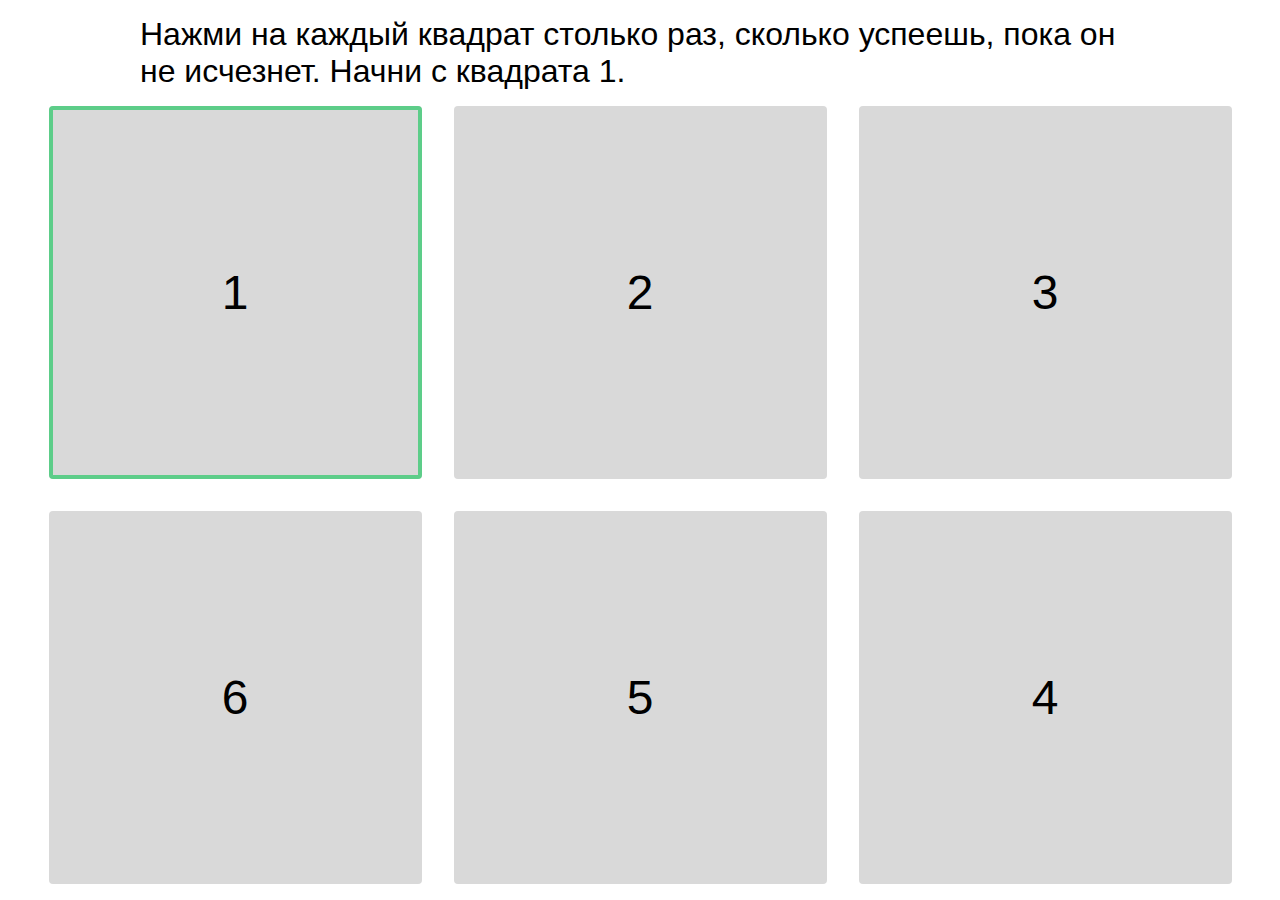
<file: index.html>
<!DOCTYPE html>
<html lang="ru">
  <head>
    <meta charset="UTF-8" />
    <meta name="viewport" content="width=device-width, initial-scale=1.0" />
    <title>RNF Test</title>
    <link rel="stylesheet" href="css/global.css" />
    <link rel="stylesheet" href="css/index.css" />
    <script src="js/squares.js" defer></script>
  </head>
  <body>
    <nav>
      <!-- TODO засекание времени старта и окончания нажатия на бабочку -->
      <p>
        Нажми на каждый квадрат столько раз, сколько успеешь, пока он не
        исчезнет. Начни с квадрата 1.
      </p>
    </nav>
    <div id="wrapper">
      <div class="row">
        <div class="square active" id="1" onclick="countClick(this)">1</div>
        <div class="square" id="2" onclick="countClick(this)">2</div>
        <div class="square" id="3" onclick="countClick(this)">3</div>
      </div>
      <div class="row">
        <div class="square" id="4" onclick="countClick(this)">4</div>
        <div class="square" id="5" onclick="countClick(this)">5</div>
        <div class="square" id="6" onclick="countClick(this)">6</div>
      </div>
    </div>
  </body>
</html>
</file>
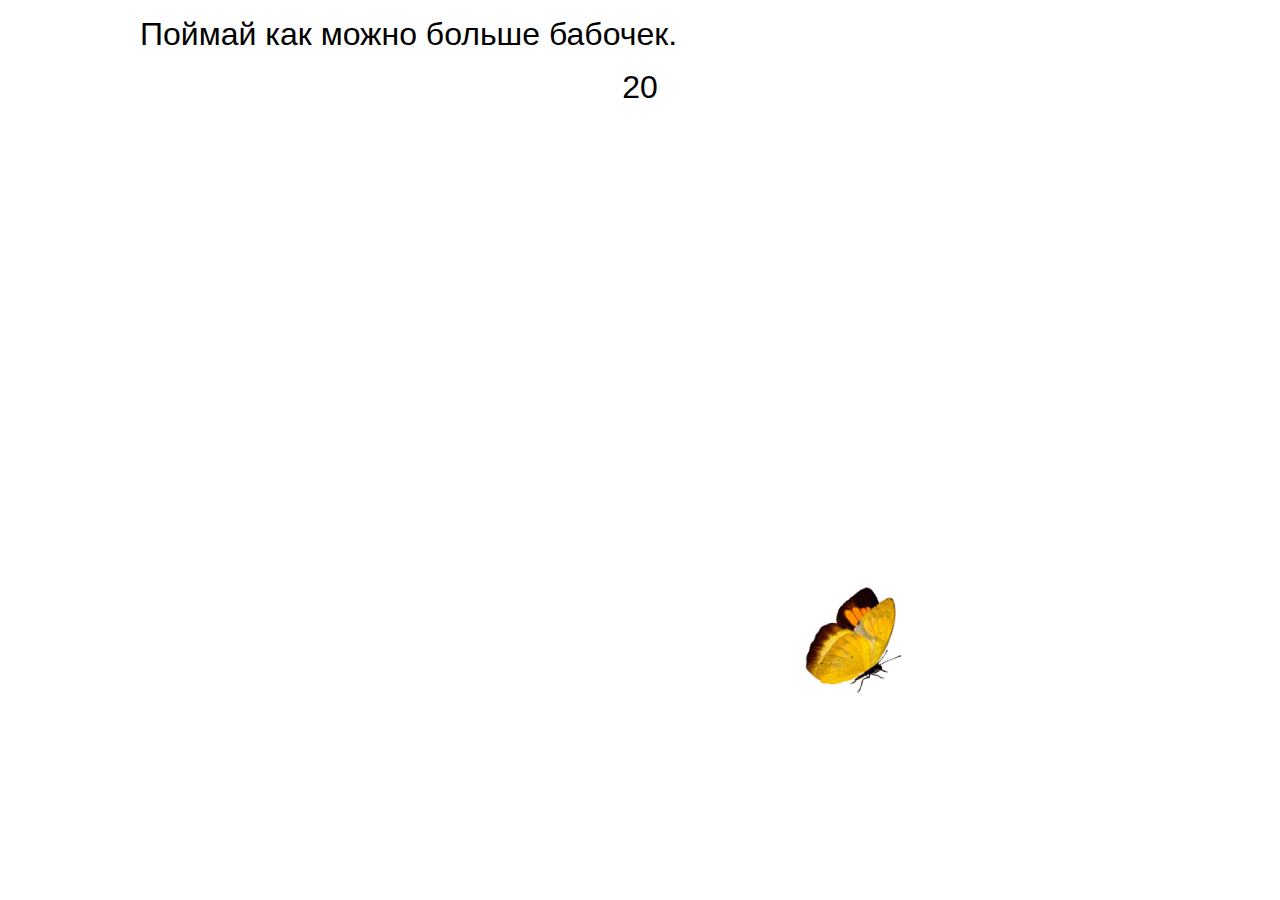
<file: butterfly.html>
<!DOCTYPE html>
<html lang="ru">
  <head>
    <meta charset="UTF-8" />
    <meta name="viewport" content="width=device-width, initial-scale=1.0" />
    <title>RNF Test</title>
    <link rel="stylesheet" href="css/global.css" />
    <link rel="stylesheet" href="css/butterfly.css" />
    <script src="js/butterfly.js" defer></script>
  </head>
  <body>
    <nav>
      <p>Поймай как можно больше бабочек.</p>
    </nav>
    <div id="wrapper">
      <p id="timer"></p>
      <div id="grid"></div>
    </div>
  </body>
</html>
</file>
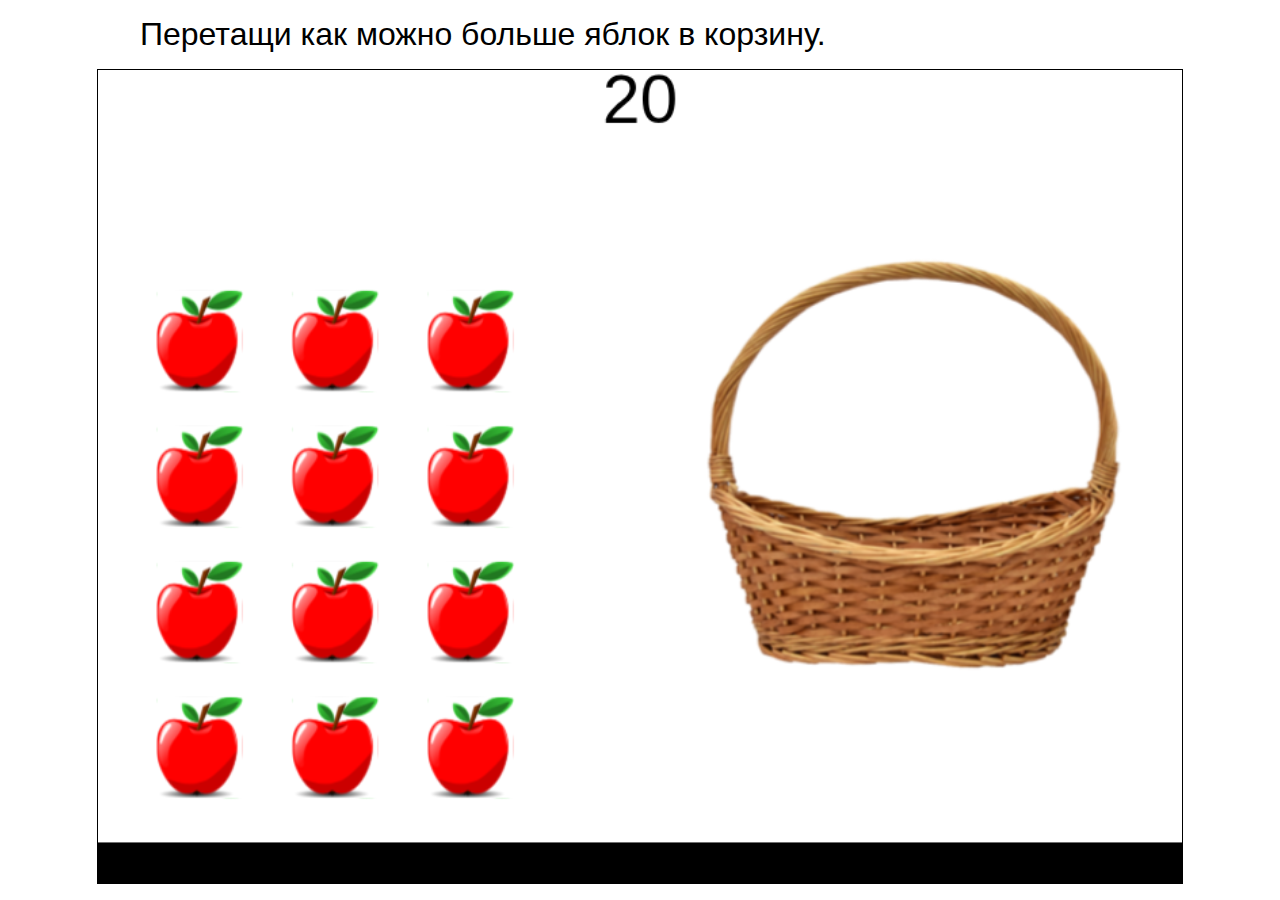
<file: drag.html>
<!DOCTYPE html>
<html lang="en">
  <head>
    <meta charset="UTF-8" />
    <meta name="viewport" content="width=device-width, initial-scale=1.0" />
    <title>RNF Test</title>
    <link rel="stylesheet" href="css/global.css" />
    <link rel="stylesheet" href="css/drag.css" />
    <script src="js/matter.min.js" defer></script>
    <script src="js/decomp.min.js" defer></script>
    <script src="js/physics.js" defer></script>
  </head>
  <body>
    <nav>
      <p>Перетащи как можно больше яблок в корзину.</p>
    </nav>
    <!-- <img id="cross" src="assets/cross.svg" alt="cross" /> -->
    <canvas id="main"></canvas>
  </body>
</html>
</file>
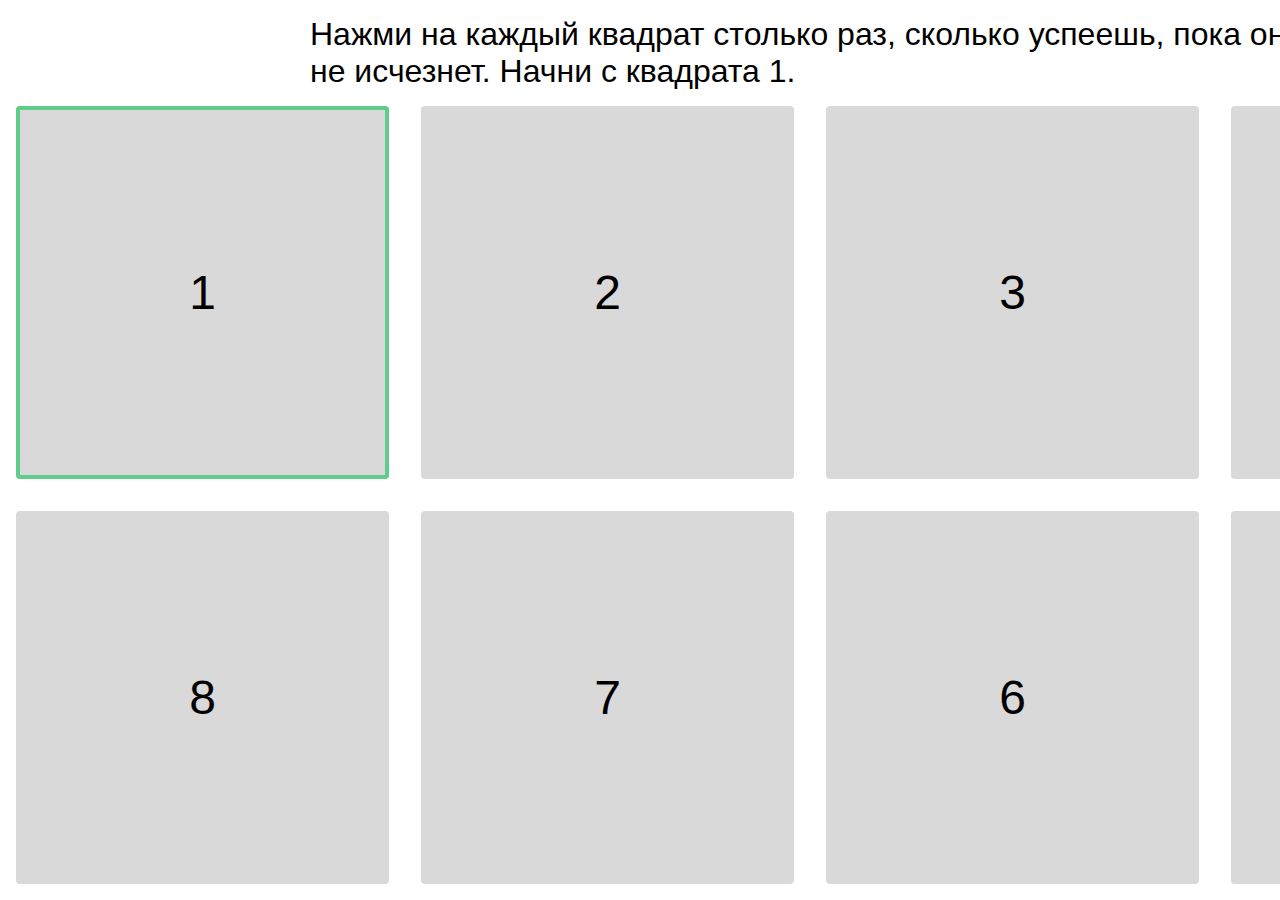
<file: squares.html>
<!DOCTYPE html>
<html lang="ru">
  <head>
    <meta charset="UTF-8" />
    <meta name="viewport" content="width=device-width, initial-scale=1.0" />
    <title>RNF Test</title>
    <link rel="stylesheet" href="css/global.css" />
    <link rel="stylesheet" href="css/index.css" />
    <script src="js/squares.js" defer></script>
  </head>
  <body>
    <nav>
      <p>
        Нажми на каждый квадрат столько раз, сколько успеешь, пока он не
        исчезнет. Начни с квадрата 1.
      </p>
    </nav>
    <div id="wrapper">
      <div class="row">
        <div class="square active" id="1" onclick="countClick(this)">1</div>
        <div class="square" id="2" onclick="countClick(this)">2</div>
        <div class="square" id="3" onclick="countClick(this)">3</div>
        <div class="square" id="4" onclick="countClick(this)">4</div>
      </div>
      <div class="row">
        <div class="square" id="5" onclick="countClick(this)">5</div>
        <div class="square" id="6" onclick="countClick(this)">6</div>
        <div class="square" id="7" onclick="countClick(this)">7</div>
        <div class="square" id="8" onclick="countClick(this)">8</div>
      </div>
    </div>
  </body>
</html>
</file>
<file: css/global.css>
html,
body {
  height: 100%;
  width: 100%;
  margin: 0;
  padding: 0;
  font-family: "Inter", sans-serif;
}

body {
  display: grid;
  grid-template-columns: 1fr;
  grid-template-rows: auto 1fr;
  align-items: stretch;
  justify-items: center;
  padding: 1rem;
  gap: 1rem;
  margin-inline: auto;
}

* {
  box-sizing: border-box;
  user-select: none;
}

nav {
  display: flex;
  flex-direction: row;
  justify-content: space-between;
  align-items: center;
  gap: 1rem;
  width: 100%;
  max-width: 1000px;
}

nav p {
  margin: 0;
  font-size: 2rem;
}

nav .type {
  box-sizing: border-box;
  background-color: #e5eafe;
  border: 0.25rem solid black;
  border-radius: 0.25rem;
  display: flex;
  flex-direction: row;
  gap: 0.5rem;
}

a {
  min-width: 3rem;
  text-decoration: none;
}

.left {
  float: left;
}

.right {
  float: right;
}

#cross {
  position: absolute;
  width: 3rem;
  height: 3rem;
  /*display: none;*/
}

.next {
  color: black;
  padding: 0.5rem 1rem;
  border: 1px solid black;
  border-radius: 0.25rem;
  background-color: #e5eafe;
}

.next:hover {
  background-color: #d9d9d9;
}

.disabled {
  pointer-events: none;
  opacity: 0.5;
}
</file>
<file: css/index.css>
#wrapper {
  display: grid;
  gap: 2rem;
  width: 100%;
  grid-template-rows: 1fr 1fr;
  justify-items: center;
  align-items: stretch;
}

#wrapper > .row {
  display: flex;
  gap: 2rem;
  justify-content: center;
}

#wrapper > .row:nth-child(even) {
  flex-direction: row-reverse;
}

.square {
  background-color: #d9d9d9;
  border-radius: 0.25rem;
  aspect-ratio: 1/1;
  display: flex;
  flex-direction: column;
  justify-content: center;
  align-items: center;
  font-size: 3rem;
}

.active {
  outline: rgb(26, 198, 94, 65%) solid 0.25rem;
  outline-offset: -0.25rem;
  cursor: pointer;
}

table,
th,
td {
  border: 1px solid;
}
</file>
<file: css/butterfly.css>
.butterfly {
  width: 100%;
  height: 100%;
  background-image: url(../assets/butterfly.png);
  background-size: cover;
  background-position: center;
  cursor: pointer;
}

#wrapper {
  width: 100%;
  height: 100%;
  display: grid;
  grid-template-columns: 1fr;
  grid-template-rows: auto 1fr;
  justify-items: center;
  align-items: center;
}

#grid {
  display: grid;
  grid-template-columns: repeat(var(--columns), 1fr);
  grid-template-rows: repeat(var(--rows), 1fr);
  height: 100%;
  width: 100%;
}

/* #grid > .tile {
  outline: 1px solid black;
} */

#timer {
  font-size: 2rem;
  margin: 0 0 1rem 0;
  text-align: center;
}

.score {
  font-size: 2rem;
}
</file>
<file: css/drag.css>
canvas {
  border: 1px solid;
  aspect-ratio: 4/3;
  height: 100%;
  overflow: auto;
}
</file>
